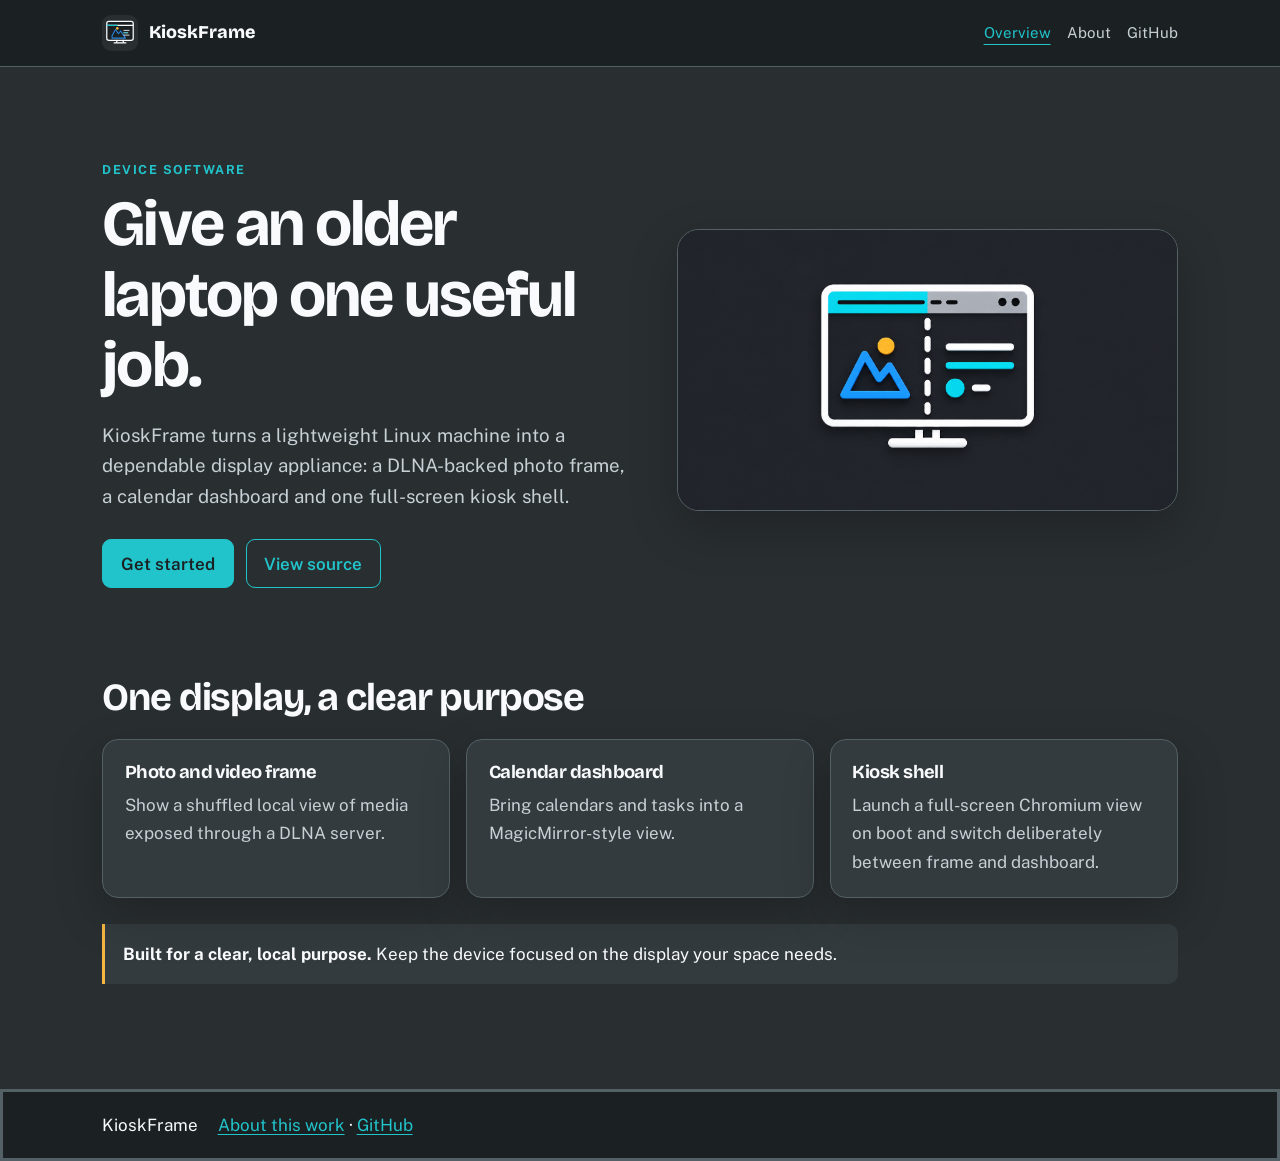
<file: site/index.html>
<!doctype html>
<html lang="en">
<head>
  <meta charset="utf-8">
  <meta name="viewport" content="width=device-width, initial-scale=1">
  <meta name="description" content="KioskFrame turns an older Linux laptop into a focused photo frame and dashboard appliance.">
  <title>KioskFrame — a focused home display</title>
  <link rel="icon" href="assets/kiosk-frame-logo.svg" type="image/svg+xml">
  <link rel="preconnect" href="https://fonts.googleapis.com">
  <link rel="preconnect" href="https://fonts.gstatic.com" crossorigin>
  <link href="https://fonts.googleapis.com/css2?family=Bricolage+Grotesque:wght@600;800&amp;family=Public+Sans:wght@400;500;600&amp;display=swap" rel="stylesheet">
  <link rel="stylesheet" href="style.css">
</head>
<body>
  <a class="skip" href="#main">Skip to content</a>
  <header><div class="wrap header-wrap">
    <a class="brand" href="index.html"><img src="assets/kiosk-frame-logo.svg" alt="" width="36" height="36"> <span>KioskFrame</span></a>
    <nav><a href="index.html" aria-current="page">Overview</a><a href="about.html">About</a><a href="https://github.com/nikolareljin/kiosk-frame">GitHub</a></nav>
  </div></header>
  <main id="main">
    <section class="wrap intro">
      <div class="intro-copy">
        <p class="tag">Device software</p>
        <h1>Give an older laptop one useful job.</h1>
        <p class="lede">KioskFrame turns a lightweight Linux machine into a dependable display appliance: a DLNA-backed photo frame, a calendar dashboard and one full-screen kiosk shell.</p>
        <div class="actions"><a class="btn primary" href="https://github.com/nikolareljin/kiosk-frame#readme">Get started</a><a class="btn" href="https://github.com/nikolareljin/kiosk-frame">View source</a></div>
      </div>
      <figure class="hero"><img src="assets/kiosk-frame-hero.png" alt="A desktop display with a mountain, sun, and dashboard accents." width="1599" height="900"></figure>
    </section>
    <section class="wrap features">
      <h2>One display, a clear purpose</h2>
      <div class="cards">
        <article class="card"><h3>Photo and video frame</h3><p>Show a shuffled local view of media exposed through a DLNA server.</p></article>
        <article class="card"><h3>Calendar dashboard</h3><p>Bring calendars and tasks into a MagicMirror-style view.</p></article>
        <article class="card"><h3>Kiosk shell</h3><p>Launch a full-screen Chromium view on boot and switch deliberately between frame and dashboard.</p></article>
      </div>
      <div class="note"><strong>Built for a clear, local purpose.</strong> Keep the device focused on the display your space needs.</div>
    </section>
  </main>
  <footer><div class="wrap"><span>KioskFrame</span><span><a href="about.html">About this work</a> · <a href="https://github.com/nikolareljin/kiosk-frame">GitHub</a></span></div></footer>
</body>
</html>
</file>
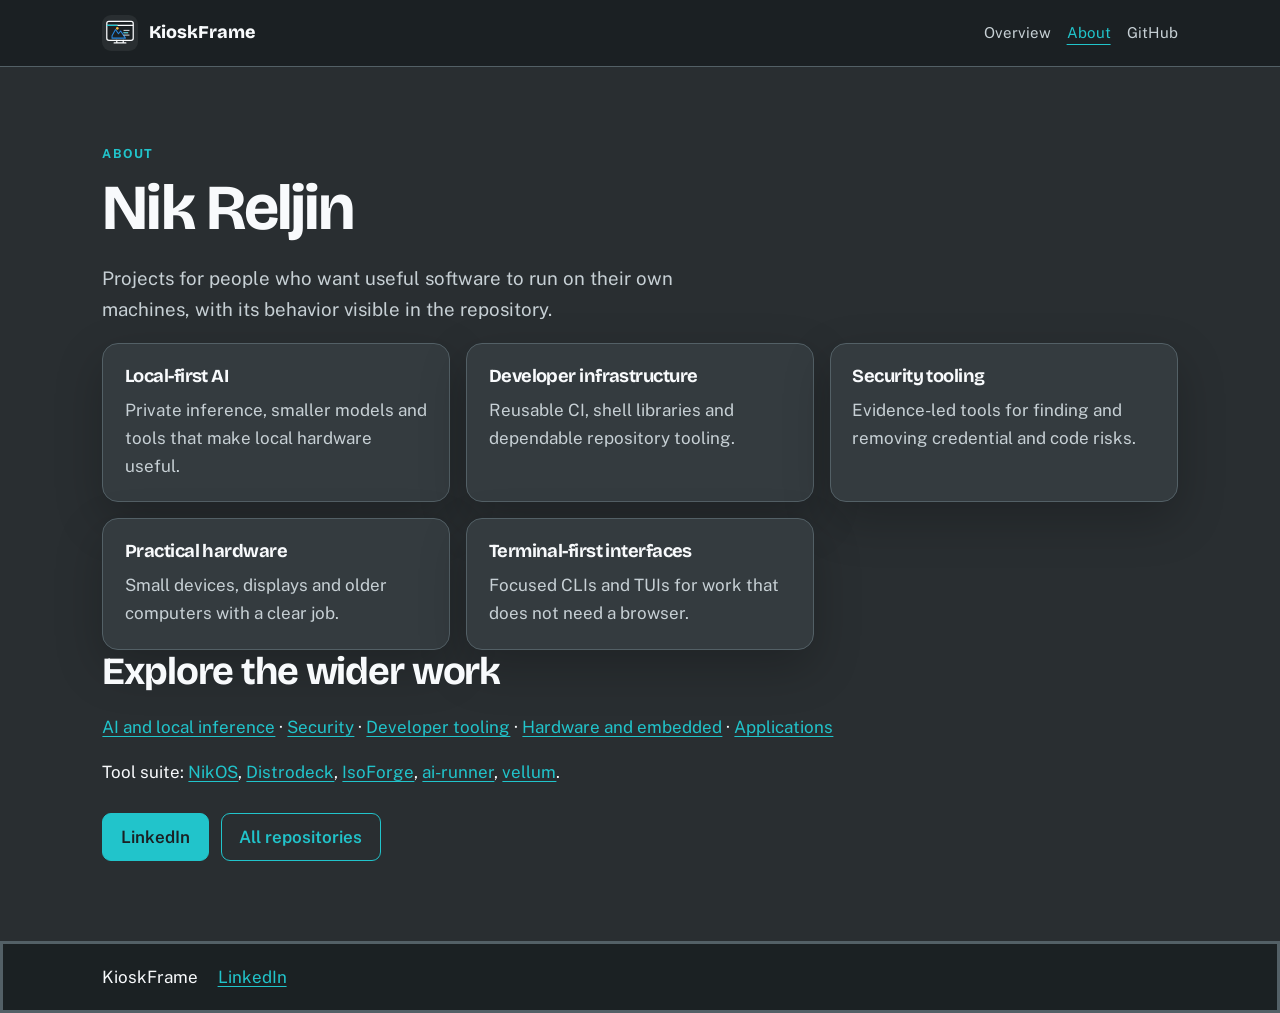
<file: site/about.html>
<!doctype html><html lang="en"><head><meta charset="utf-8"><meta name="viewport" content="width=device-width,initial-scale=1"><meta name="description" content="About Nik Reljin's local-first software projects."><title>About — KioskFrame</title><link rel="icon" href="assets/kiosk-frame-logo.svg" type="image/svg+xml"><link rel="preconnect" href="https://fonts.googleapis.com"><link rel="preconnect" href="https://fonts.gstatic.com" crossorigin><link href="https://fonts.googleapis.com/css2?family=Bricolage+Grotesque:wght@600;800&family=Public+Sans:wght@400;500;600&display=swap" rel="stylesheet"><link rel="stylesheet" href="style.css"></head><body><a class="skip" href="#main">Skip to content</a><header><div class="wrap header-wrap"><a class="brand" href="index.html"><img src="assets/kiosk-frame-logo.svg" alt="" width="36" height="36"> <span>KioskFrame</span></a><nav><a href="index.html">Overview</a><a href="about.html" aria-current="page">About</a><a href="https://github.com/nikolareljin/kiosk-frame">GitHub</a></nav></div></header><main id="main"><div class="wrap"><p class="tag">About</p><h1>Nik Reljin</h1><p class="lede">Projects for people who want useful software to run on their own machines, with its behavior visible in the repository.</p><div class="cards"><article class="card"><h3>Local-first AI</h3><p>Private inference, smaller models and tools that make local hardware useful.</p></article><article class="card"><h3>Developer infrastructure</h3><p>Reusable CI, shell libraries and dependable repository tooling.</p></article><article class="card"><h3>Security tooling</h3><p>Evidence-led tools for finding and removing credential and code risks.</p></article><article class="card"><h3>Practical hardware</h3><p>Small devices, displays and older computers with a clear job.</p></article><article class="card"><h3>Terminal-first interfaces</h3><p>Focused CLIs and TUIs for work that does not need a browser.</p></article></div><h2>Explore the wider work</h2><p><a href="https://nikolareljin.github.io/nikos/about.html#ai-and-local-inference">AI and local inference</a> · <a href="https://nikolareljin.github.io/nikos/about.html#security">Security</a> · <a href="https://nikolareljin.github.io/nikos/about.html#developer-tooling">Developer tooling</a> · <a href="https://nikolareljin.github.io/nikos/about.html#hardware-and-embedded">Hardware and embedded</a> · <a href="https://nikolareljin.github.io/nikos/about.html#applications">Applications</a></p><p>Tool suite: <a href="https://nikolareljin.github.io/nikos/">NikOS</a>, <a href="https://nikolareljin.github.io/distrodeck/">Distrodeck</a>, <a href="https://nikolareljin.github.io/iso-forge/">IsoForge</a>, <a href="https://nikolareljin.github.io/ai-runner/">ai-runner</a>, <a href="https://nikolareljin.github.io/vellum/">vellum</a>.</p><div class="actions"><a class="btn primary" href="https://www.linkedin.com/in/nikolareljin">LinkedIn</a><a class="btn" href="https://github.com/nikolareljin">All repositories</a></div></div></main><footer><div class="wrap"><span>KioskFrame</span><span><a href="https://www.linkedin.com/in/nikolareljin">LinkedIn</a></span></div></footer></body></html>
</file>
<file: site/style.css>
:root{--canvas:#292e31;--surface:#343b3f;--surface-strong:#1b2023;--ink:#f8fafc;--soft:#c7d0d5;--rule:#536066;--cyan:#21c4cb;--blue:#2786df;--amber:#f5b642;--shadow:0 18px 48px rgba(0,0,0,.22)}*{box-sizing:border-box}body{margin:0;background:var(--canvas);color:var(--ink);font:17px/1.65 "Public Sans",system-ui,sans-serif}h1,h2,h3{font-family:"Bricolage Grotesque","Public Sans",sans-serif;line-height:1.1;letter-spacing:-.03em}h1{font-size:clamp(2.5rem,5vw,4.2rem);margin:.25rem 0 1.2rem}h2{font-size:clamp(1.8rem,3vw,2.6rem);margin:0 0 1.3rem}a{color:var(--cyan);text-underline-offset:3px}a:hover{color:#7ee8ec}.wrap{max-width:1120px;margin:auto;padding:0 1.4rem}header,footer{background:rgba(27,32,35,.94);border-color:var(--rule);border-style:solid}header{position:sticky;top:0;z-index:2;border-width:0 0 1px}.header-wrap,footer .wrap{display:flex;align-items:center;gap:1.2rem;min-height:66px;flex-wrap:wrap}.brand{display:inline-flex;align-items:center;gap:.65rem;font-family:"Bricolage Grotesque",sans-serif;font-size:1.12rem;font-weight:800;color:var(--ink);text-decoration:none}.brand img{border-radius:9px}nav{display:flex;gap:1rem;flex-wrap:wrap;margin-left:auto}nav a{color:var(--soft);font-size:.94rem;text-decoration:none}nav a[aria-current=page]{color:var(--cyan);text-decoration:underline;text-underline-offset:6px}main{padding:4.3rem 0 5rem}.intro{display:grid;grid-template-columns:minmax(0,1fr) minmax(360px,.95fr);gap:3rem;align-items:center}.intro-copy{padding:1rem 0}.lede{font-size:1.17rem;color:var(--soft);max-width:60ch}.tag{font:700 .78rem/1 "Public Sans",sans-serif;letter-spacing:.12em;text-transform:uppercase;color:var(--cyan)}.hero{margin:0;overflow:hidden;border:1px solid var(--rule);border-radius:22px;background:var(--canvas);box-shadow:var(--shadow)}.hero img{display:block;width:100%;height:auto;aspect-ratio:16/9;object-fit:cover}.features{margin-top:4.5rem}.cards{display:grid;gap:1rem;grid-template-columns:repeat(3,1fr)}.card{background:var(--surface);border:1px solid var(--rule);border-radius:16px;padding:1.35rem;box-shadow:var(--shadow)}.card h3{margin:0 0 .6rem;font-size:1.15rem}.card p{color:var(--soft);margin:0}.actions{display:flex;gap:.75rem;flex-wrap:wrap;margin-top:1.7rem}.btn{padding:.58rem 1.1rem;border:1px solid var(--cyan);border-radius:9px;font-weight:600;text-decoration:none}.primary{background:var(--cyan);color:var(--surface-strong)}.primary:hover{color:var(--surface-strong);background:#7ee8ec}.note{border-left:3px solid var(--amber);background:var(--surface);padding:1rem 1.1rem;margin:1.6rem 0;border-radius:0 10px 10px 0}.skip{position:absolute;left:-9999px}.skip:focus{left:1rem;top:1rem;z-index:4;background:var(--surface);padding:.5rem}@media(max-width:780px){.intro{grid-template-columns:1fr;gap:1.5rem}.hero{max-width:650px}.cards{grid-template-columns:1fr}main{padding-top:2.5rem}}@media(max-width:620px){body{font-size:16px}.header-wrap{min-height:unset;padding-top:.75rem;padding-bottom:.75rem}nav{width:100%;margin-left:0}}
</file>
